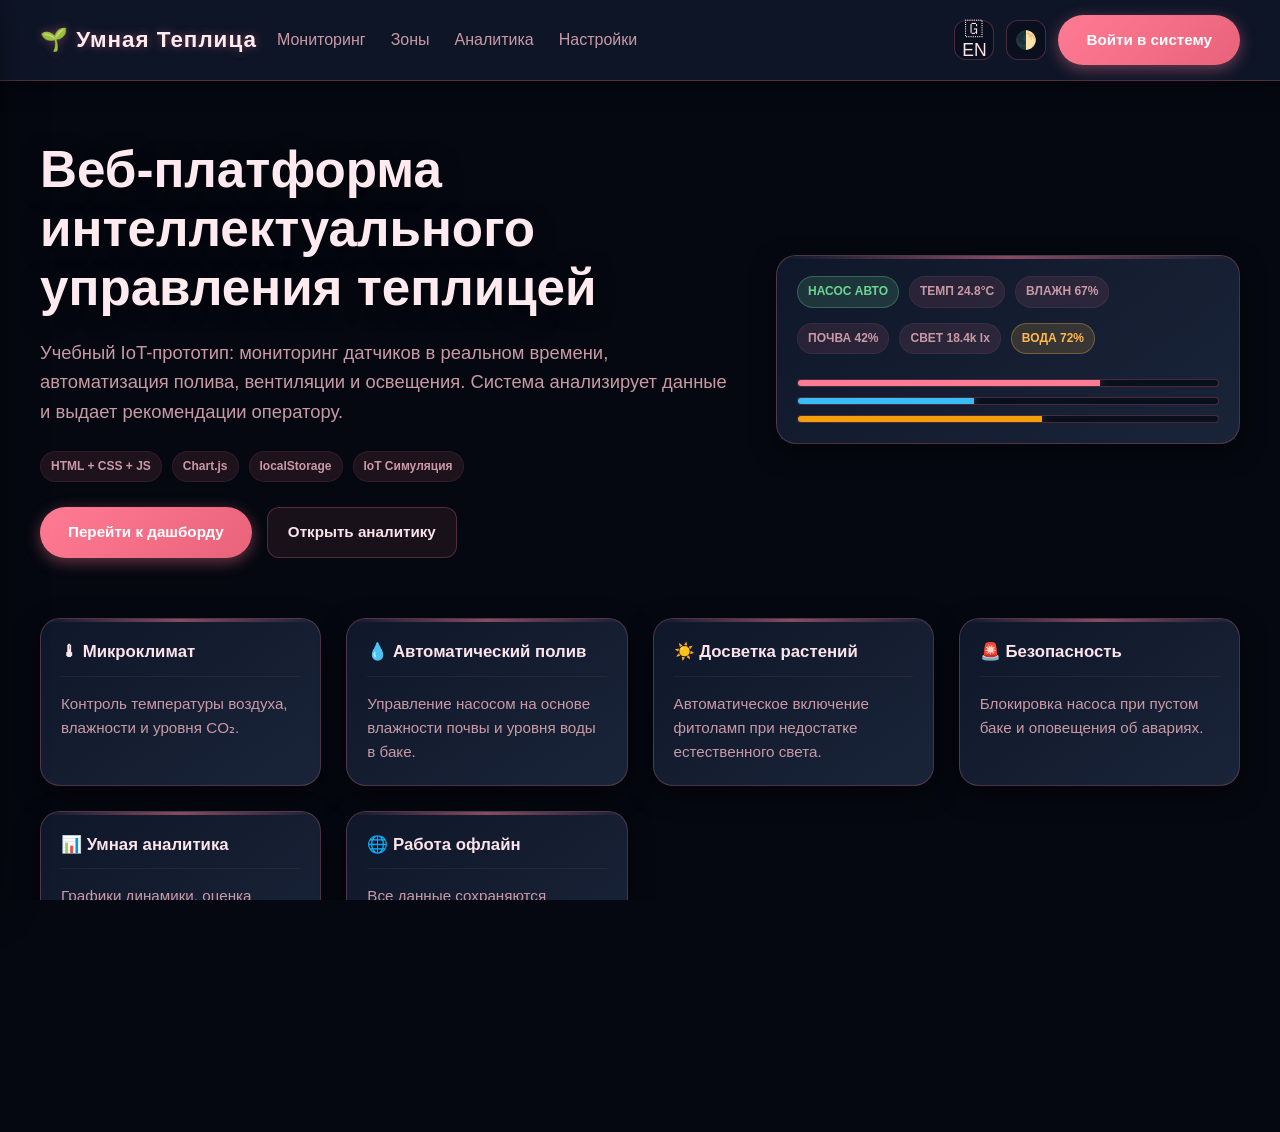
<file: index.html>
<!DOCTYPE html>
<html lang="ru" data-theme="dark">

<head>
    <meta charset="UTF-8" />
    <meta name="viewport" content="width=device-width, initial-scale=1.0" />
    <title>IoT Smart Greenhouse — Лабораторный проект</title>
    <link rel="stylesheet" href="assets/css/style.css" />
</head>

<body class="landing">

    <!-- Шапка -->
    <header class="landing-nav">
        <div class="brand">🌱 Умная Теплица</div>

        <nav class="landing-links desktop-only">
            <a href="dashboard.html">Мониторинг</a>
            <a href="zones.html">Зоны</a>
            <a href="analytics.html">Аналитика</a>
            <a href="settings.html">Настройки</a>
        </nav>

        <div class="topbar-actions">
            <!-- Кнопка Языка -->
            <button class="icon-btn lang-btn" id="langToggleBtn" title="Switch Language">🇷🇺 RU</button>

            <!-- Кнопка Темы -->
            <button class="icon-btn" id="themeToggleBtn" title="Сменить тему">🌓</button>

            <!-- Бургер -->
            <button class="icon-btn menu-btn" id="mobileMenuBtn" title="Меню">☰</button>

            <a class="btn primary" href="dashboard.html">Войти в систему</a>
        </div>
    </header>

    <!-- Мобильное выезжающее меню -->
    <div class="mobile-menu-overlay" id="mobileMenuOverlay"></div>
    <nav class="mobile-menu" id="mobileMenu">
        <div class="mobile-menu-header">
            <span class="brand">🌱 Меню</span>
            <button class="icon-btn close-btn" id="closeMobileMenu">×</button>
        </div>
        <ul class="mobile-nav-list">
            <li><a href="dashboard.html">📊 Мониторинг</a></li>
            <li><a href="zones.html">🌍 Зоны выращивания</a></li>
            <li><a href="sensors.html">🌡 Датчики</a></li>
            <li><a href="control.html">🎛 Управление</a></li>
            <li><a href="alerts.html">🚨 Оповещения</a></li>
            <li><a href="analytics.html">📈 Аналитика</a></li>
            <li><a href="settings.html">⚙️ Настройки</a></li>
            <!-- Язык в мобильном меню тоже продублируем -->
            <li style="margin-top:auto; padding:15px 20px;">
                <button class="btn small" id="mobileLangBtn" style="width:100%">🇷🇺 Русский / English</button>
            </li>
        </ul>
    </nav>

    <!-- Hero секция -->
    <section class="hero">
        <div>
            <h1 id="heroTitle">Веб-платформа интеллектуального управления теплицей</h1>
            <p id="heroDesc">
                Учебный IoT-прототип: мониторинг датчиков в реальном времени, автоматизация полива,
                вентиляции и освещения. Система анализирует данные и выдает рекомендации оператору.
            </p>
            <div class="hero-badges">
                <span class="chip">HTML + CSS + JS</span>
                <span class="chip">Chart.js</span>
                <span class="chip">localStorage</span>
                <span class="chip">IoT Симуляция</span>
            </div>
            <div class="hero-actions">
                <a class="btn primary" href="dashboard.html" id="heroBtnDash">Перейти к дашборду</a>
                <a class="btn" href="analytics.html" id="heroBtnAnal">Открыть аналитику</a>
            </div>
        </div>

        <div class="hero-preview card">
            <div class="preview-row">
                <span class="chip ok" id="prevPump">НАСОС АВТО</span>
                <span class="chip" id="prevTemp">ТЕМП 24.8°C</span>
                <span class="chip" id="prevRh">ВЛАЖН 67%</span>
            </div>
            <div class="preview-row">
                <span class="chip" id="prevSoil">ПОЧВА 42%</span>
                <span class="chip" id="prevLight">СВЕТ 18.4k lx</span>
                <span class="chip warning" id="prevWater">ВОДА 72%</span>
            </div>
            <div class="preview-bars">
                <div class="meter">
                    <div class="meter-fill" style="width:72%"></div>
                </div>
                <div class="meter">
                    <div class="meter-fill" style="width:42%; background:#38bdf8"></div>
                </div>
                <div class="meter">
                    <div class="meter-fill" style="width:58%; background:#f59e0b"></div>
                </div>
            </div>
        </div>
    </section>

    <!-- Преимущества -->
    <section class="features">
        <div class="card feature">
            <h3 id="featClimateTitle">🌡 Микроклимат</h3>
            <p id="featClimateDesc">Контроль температуры воздуха, влажности и уровня CO₂.</p>
        </div>
        <div class="card feature">
            <h3 id="featIrrigTitle">💧 Автоматический полив</h3>
            <p id="featIrrigDesc">Управление насосом на основе влажности почвы и уровня воды в баке.</p>
        </div>
        <div class="card feature">
            <h3 id="featLightTitle">☀️ Досветка растений</h3>
            <p id="featLightDesc">Автоматическое включение фитоламп при недостатке естественного света.</p>
        </div>
        <div class="card feature">
            <h3 id="featSafeTitle">🚨 Безопасность</h3>
            <p id="featSafeDesc">Блокировка насоса при пустом баке и оповещения об авариях.</p>
        </div>
        <div class="card feature">
            <h3 id="featAnaTitle">📊 Умная аналитика</h3>
            <p id="featAnaDesc">Графики динамики, оценка рисков и текстовые рекомендации агроному.</p>
        </div>
        <div class="card feature">
            <h3 id="featOffTitle">🌐 Работа офлайн</h3>
            <p id="featOffDesc">Все данные сохраняются локально в браузере (localStorage).</p>
        </div>
    </section>

    <footer class="landing-footer">
        <span id="footerText">IoT Smart Greenhouse · Учебный лабораторный проект · 2026</span>
    </footer>

    <script>
        document.addEventListener('DOMContentLoaded', () => {
            // --- ТЕМА ---
            const savedTheme = localStorage.getItem('gh_theme') || 'dark';
            document.documentElement.setAttribute('data-theme', savedTheme);

            document.getElementById('themeToggleBtn').addEventListener('click', () => {
                const current = document.documentElement.getAttribute('data-theme');
                const next = current === 'dark' ? 'light' : 'dark';
                document.documentElement.setAttribute('data-theme', next);
                localStorage.setItem('gh_theme', next);
            });

            // --- МОБИЛЬНОЕ МЕНЮ ---
            const mobileMenuBtn = document.getElementById('mobileMenuBtn');
            const closeMobileMenuBtn = document.getElementById('closeMobileMenu');
            const mobileMenu = document.getElementById('mobileMenu');
            const overlay = document.getElementById('mobileMenuOverlay');

            function toggleMenu(open) {
                if (!mobileMenu) return;
                if (open) {
                    mobileMenu.classList.add('open');
                    overlay.classList.add('active');
                    document.body.style.overflow = 'hidden';
                } else {
                    mobileMenu.classList.remove('open');
                    overlay.classList.remove('active');
                    document.body.style.overflow = '';
                }
            }

            mobileMenuBtn?.addEventListener('click', () => toggleMenu(true));
            closeMobileMenuBtn?.addEventListener('click', () => toggleMenu(false));
            overlay?.addEventListener('click', () => toggleMenu(false));

            // --- ЛОКАЛИЗАЦИЯ (ГЛОБАЛЬНАЯ ДЛЯ ЛЕНДИНГА) ---
            window.LANG_DATA = {
                ru: {
                    brand: "🌱 Умная Теплица",
                    navMonitor: "Мониторинг",
                    navZones: "Зоны",
                    navAnalytics: "Аналитика",
                    navSettings: "Настройки",
                    btnEnter: "Войти в систему",
                    heroTitle: "Веб-платформа интеллектуального управления теплицей",
                    heroDesc: "Учебный IoT-прототип: мониторинг датчиков в реальном времени, автоматизация полива, вентиляции и освещения. Система анализирует данные и выдает рекомендации оператору.",
                    heroBtnDash: "Перейти к дашборду",
                    heroBtnAnal: "Открыть аналитику",
                    featClimateTitle: "🌡 Микроклимат",
                    featClimateDesc: "Контроль температуры воздуха, влажности и уровня CO₂.",
                    featIrrigTitle: "💧 Автоматический полив",
                    featIrrigDesc: "Управление насосом на основе влажности почвы и уровня воды в баке.",
                    featLightTitle: "☀️ Досветка растений",
                    featLightDesc: "Автоматическое включение фитоламп при недостатке естественного света.",
                    featSafeTitle: "🚨 Безопасность",
                    featSafeDesc: "Блокировка насоса при пустом баке и оповещения об авариях.",
                    featAnaTitle: "📊 Умная аналитика",
                    featAnaDesc: "Графики динамики, оценка рисков и текстовые рекомендации агроному.",
                    featOffTitle: "🌐 Работа офлайн",
                    featOffDesc: "Все данные сохраняются локально в браузере (localStorage).",
                    footerText: "IoT Smart Greenhouse · Учебный лабораторный проект · 2026",
                    prevPump: "НАСОС АВТО", prevTemp: "ТЕМП 24.8°C", prevRh: "ВЛАЖН 67%",
                    prevSoil: "ПОЧВА 42%", prevLight: "СВЕТ 18.4k lx", prevWater: "ВОДА 72%"
                },
                en: {
                    brand: "🌱 Smart Greenhouse",
                    navMonitor: "Monitoring",
                    navZones: "Zones",
                    navAnalytics: "Analytics",
                    navSettings: "Settings",
                    btnEnter: "Enter System",
                    heroTitle: "Intelligent Greenhouse Management Web Platform",
                    heroDesc: "Educational IoT prototype: real-time sensor monitoring, automation of irrigation, ventilation and lighting. The system analyzes data and provides recommendations to the operator.",
                    heroBtnDash: "Go to Dashboard",
                    heroBtnAnal: "Open Analytics",
                    featClimateTitle: "🌡 Microclimate",
                    featClimateDesc: "Control of air temperature, humidity and CO₂ levels.",
                    featIrrigTitle: "💧 Automatic Irrigation",
                    featIrrigDesc: "Pump management based on soil moisture and water tank level.",
                    featLightTitle: "☀️ Plant Supplemental Lighting",
                    featLightDesc: "Automatic activation of grow lamps when natural light is insufficient.",
                    featSafeTitle: "🚨 Safety",
                    featSafeDesc: "Pump blocking when empty tank and accident alerts.",
                    featAnaTitle: "📊 Smart Analytics",
                    featAnaDesc: "Trend charts, risk assessment and textual recommendations for agronomist.",
                    featOffTitle: "🌐 Offline Work",
                    featOffDesc: "All data is stored locally in the browser (localStorage).",
                    footerText: "IoT Smart Greenhouse · Educational Lab Project · 2026",
                    prevPump: "PUMP AUTO", prevTemp: "TEMP 24.8°C", prevRh: "RH 67%",
                    prevSoil: "SOIL 42%", prevLight: "LIGHT 18.4k lx", prevWater: "WATER 72%"
                }
            };

            let currentLang = localStorage.getItem('gh_lang') || 'ru';

            function applyLandingLang(lang) {
                const t = window.LANG_DATA[lang];
                if (!t) return;

                document.querySelector('.brand').textContent = t.brand;
                document.querySelectorAll('.desktop-only a')[0].textContent = t.navMonitor;
                document.querySelectorAll('.desktop-only a')[1].textContent = t.navZones;
                document.querySelectorAll('.desktop-only a')[2].textContent = t.navAnalytics;
                document.querySelectorAll('.desktop-only a')[3].textContent = t.navSettings;
                document.querySelector('.btn.primary[href="dashboard.html"]').textContent = t.btnEnter;

                document.getElementById('heroTitle').textContent = t.heroTitle;
                document.getElementById('heroDesc').textContent = t.heroDesc;
                document.getElementById('heroBtnDash').textContent = t.heroBtnDash;
                document.getElementById('heroBtnAnal').textContent = t.heroBtnAnal;

                ['featClimate', 'featIrrig', 'featLight', 'featSafe', 'featAna', 'featOff'].forEach(k => {
                    const elT = document.getElementById(`${k}Title`);
                    const elD = document.getElementById(`${k}Desc`);
                    if (elT) elT.textContent = t[`${k}Title`];
                    if (elD) elD.textContent = t[`${k}Desc`];
                });

                document.getElementById('footerText').textContent = t.footerText;
                document.getElementById('prevPump').textContent = t.prevPump;
                document.getElementById('prevTemp').textContent = t.prevTemp;
                document.getElementById('prevRh').textContent = t.prevRh;
                document.getElementById('prevSoil').textContent = t.prevSoil;
                document.getElementById('prevLight').textContent = t.prevLight;
                document.getElementById('prevWater').textContent = t.prevWater;

                // Обновляем кнопку языка
                const langBtn = document.getElementById('langToggleBtn');
                if (langBtn) langBtn.innerHTML = lang === 'ru' ? '🇬 EN' : '🇷🇺 RU';
            }

            applyLandingLang(currentLang);

            const switchLang = () => {
                currentLang = currentLang === 'ru' ? 'en' : 'ru';
                localStorage.setItem('gh_lang', currentLang);
                applyLandingLang(currentLang);
            };

            document.getElementById('langToggleBtn')?.addEventListener('click', switchLang);
            document.getElementById('mobileLangBtn')?.addEventListener('click', switchLang);
        });
    </script>
</body>

</html>
</file>
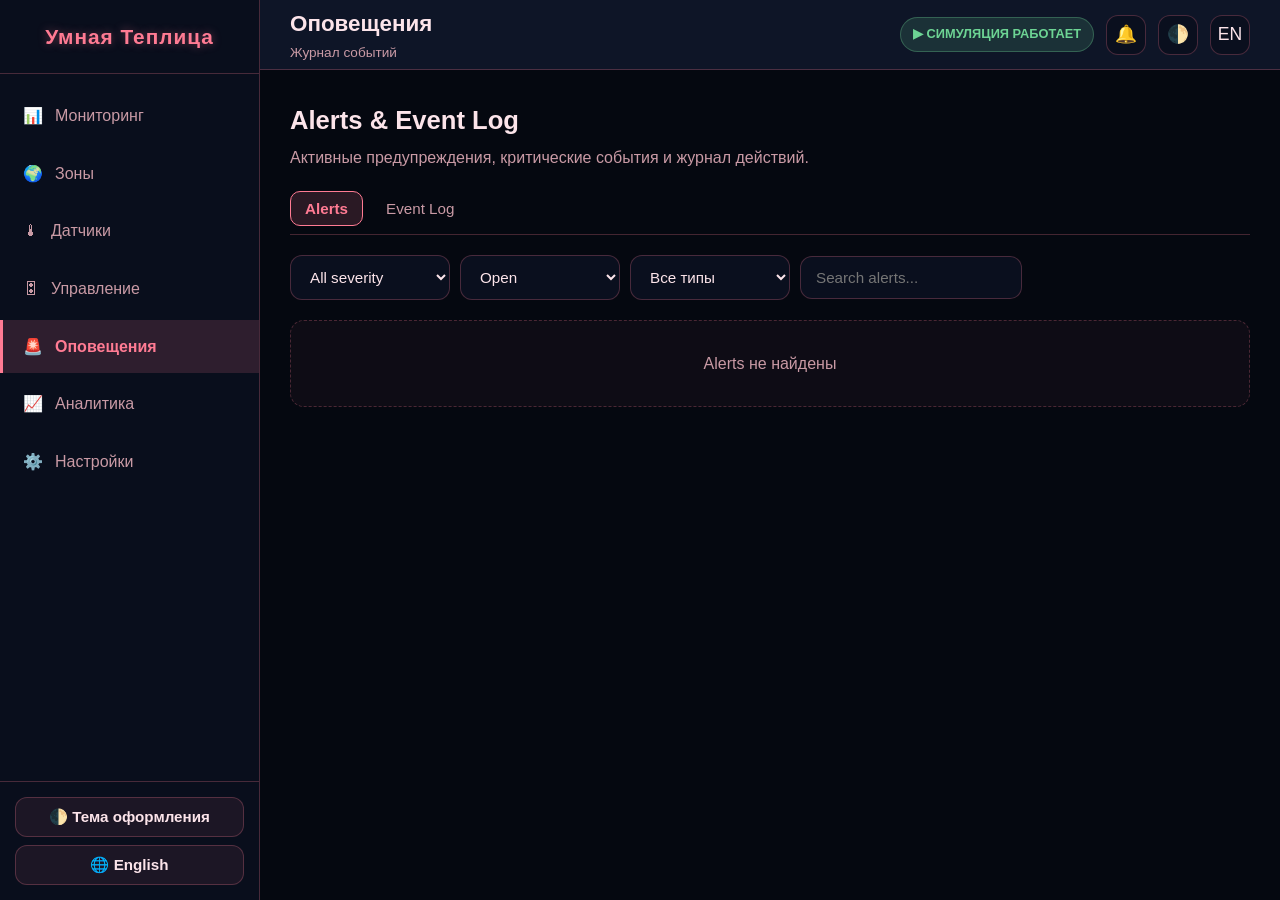
<file: alerts.html>
<!DOCTYPE html>
<html lang="ru" data-theme="dark">

<head>
    <meta charset="UTF-8" />
    <meta name="viewport" content="width=device-width, initial-scale=1.0" />
    <title>Alerts — IoT Smart Greenhouse</title>
    <link rel="stylesheet" href="assets/css/style.css" />
</head>

<body data-page="alerts">
    <div class="app">
        <button class="menu-backdrop" id="menuBackdrop" data-action="toggleMenu"></button>
        <aside class="sidebar" id="sidebar"></aside>
        <div class="main">
            <header class="topbar" id="topbar"></header>
            <main class="content" id="content"></main>
        </div>
    </div>

    <script src="assets/js/data.js"></script>
    <script src="assets/js/storage.js"></script>
    <script src="assets/js/simulator.js"></script>
    <script src="assets/js/automation.js"></script>
    <script src="assets/js/dashboard.js"></script>
    <script src="assets/js/alerts.js"></script>
    <script src="assets/js/analytics.js"></script>
</body>

</html>
</file>
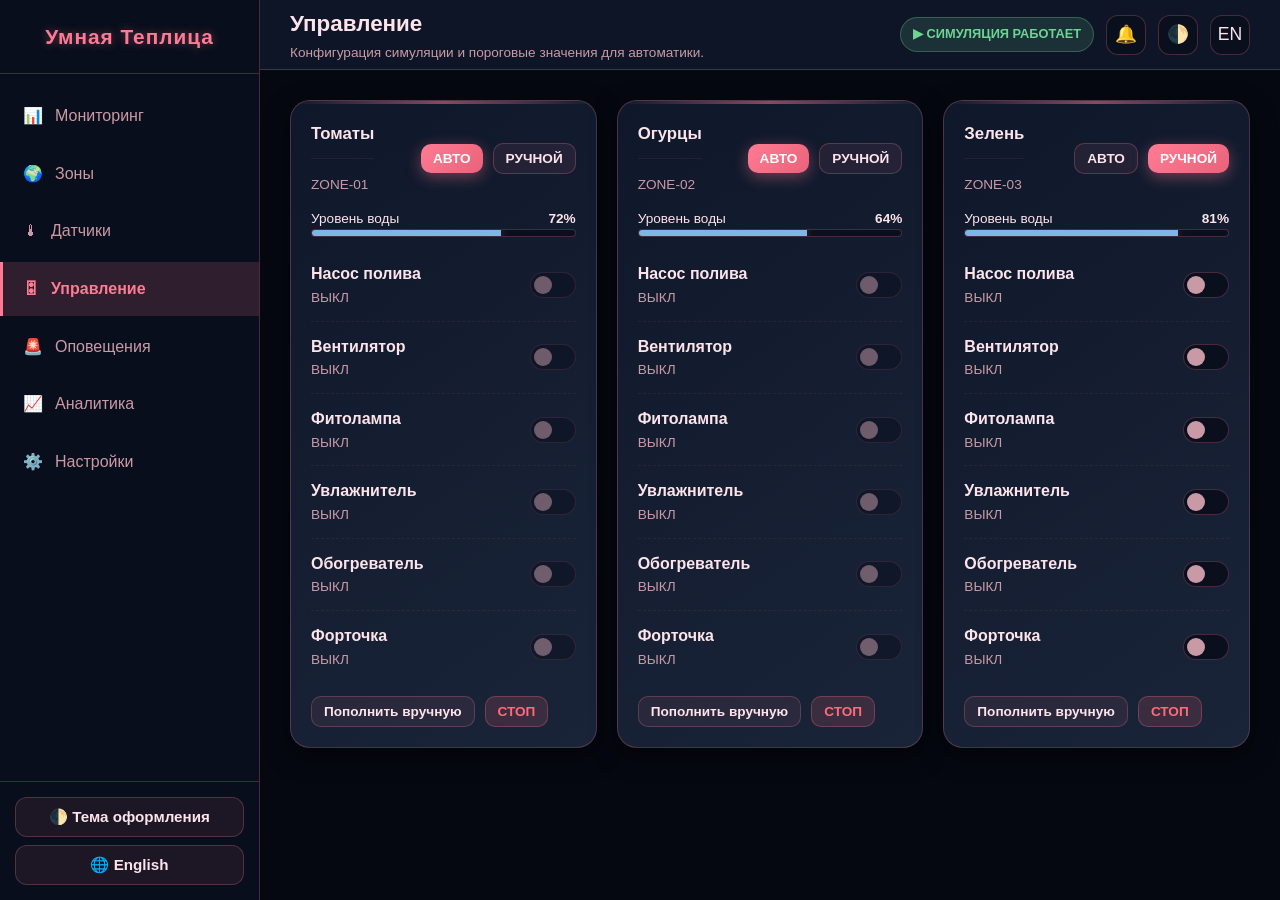
<file: control.html>
<!DOCTYPE html>
<html lang="ru" data-theme="dark">

<head>
    <meta charset="UTF-8" />
    <meta name="viewport" content="width=device-width, initial-scale=1.0" />
    <title>Control — IoT Smart Greenhouse</title>
    <link rel="stylesheet" href="assets/css/style.css" />
</head>

<body data-page="control">
    <div class="app">
        <button class="menu-backdrop" id="menuBackdrop" data-action="toggleMenu"></button>
        <aside class="sidebar" id="sidebar"></aside>
        <div class="main">
            <header class="topbar" id="topbar"></header>
            <main class="content" id="content"></main>
        </div>
    </div>

    <script src="assets/js/data.js"></script>
    <script src="assets/js/storage.js"></script>
    <script src="assets/js/simulator.js"></script>
    <script src="assets/js/automation.js"></script>
    <script src="assets/js/dashboard.js"></script>
    <script src="assets/js/alerts.js"></script>
    <script src="assets/js/analytics.js"></script>
</body>

</html>
</file>
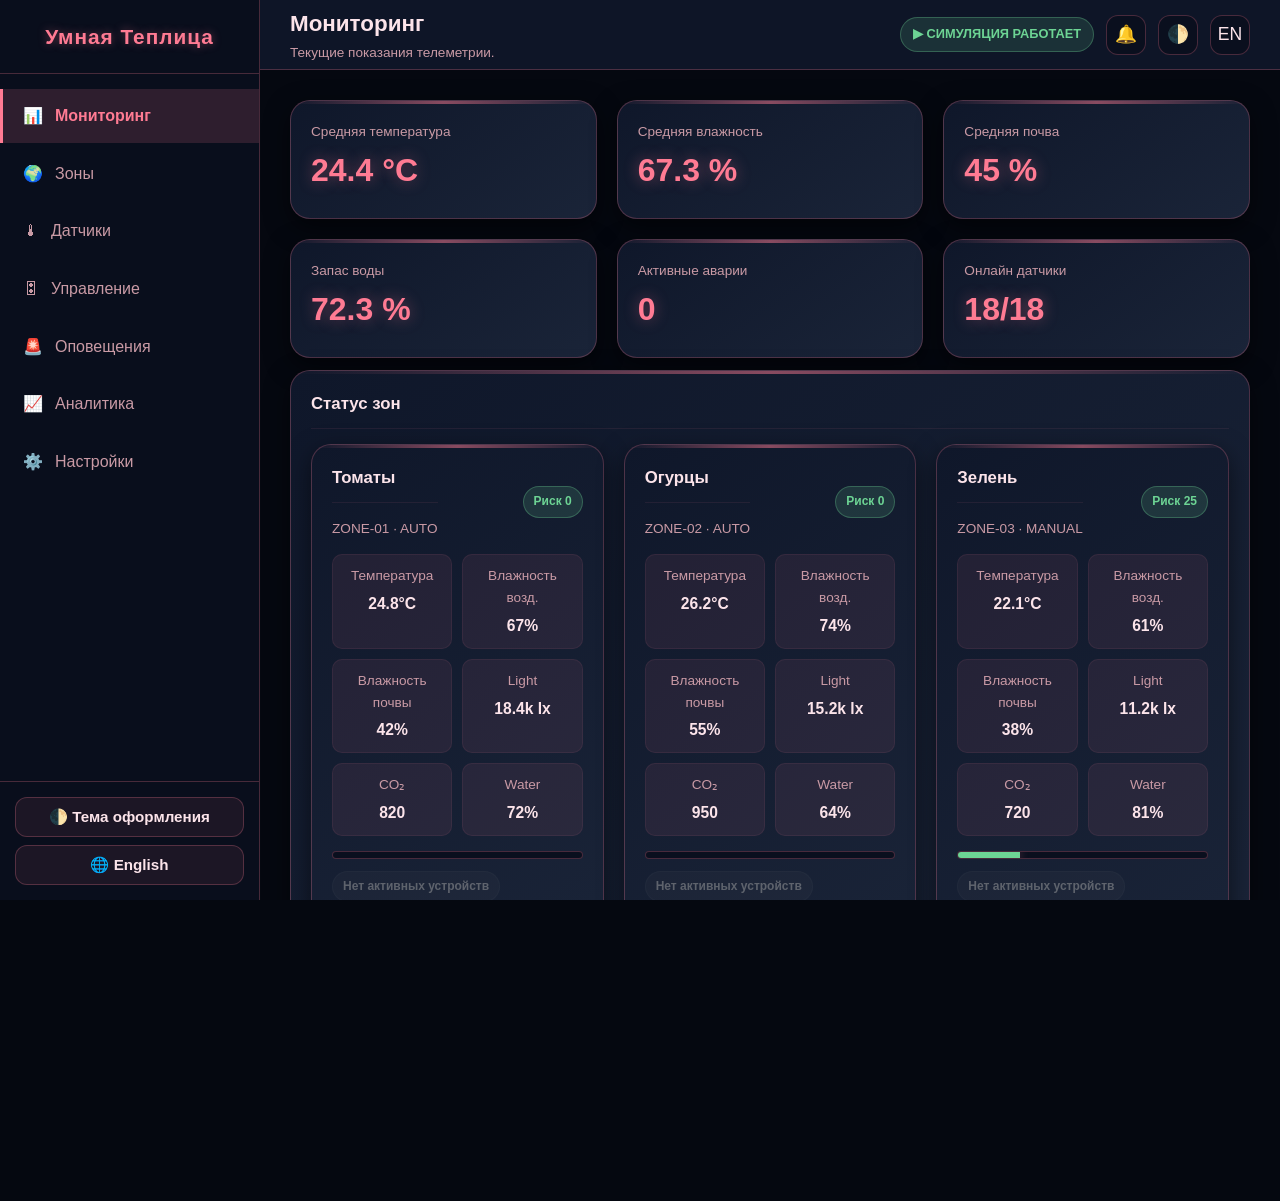
<file: dashboard.html>
<!DOCTYPE html>
<html lang="ru" data-theme="dark">

<head>
    <meta charset="UTF-8" />
    <meta name="viewport" content="width=device-width, initial-scale=1.0" />
    <title>Dashboard — IoT Smart Greenhouse</title>
    <link rel="stylesheet" href="assets/css/style.css" />
</head>

<body data-page="dashboard">
    <div class="app">
        <button class="menu-backdrop" id="menuBackdrop" data-action="toggleMenu"></button>
        <aside class="sidebar" id="sidebar"></aside>
        <div class="main">
            <header class="topbar" id="topbar"></header>
            <main class="content" id="content"></main>
        </div>
    </div>

    <script src="assets/js/data.js"></script>
    <script src="assets/js/storage.js"></script>
    <script src="assets/js/simulator.js"></script>
    <script src="assets/js/automation.js"></script>
    <script src="assets/js/dashboard.js"></script>
    <script src="assets/js/alerts.js"></script>
    <script src="assets/js/analytics.js"></script>
</body>

</html>
</file>
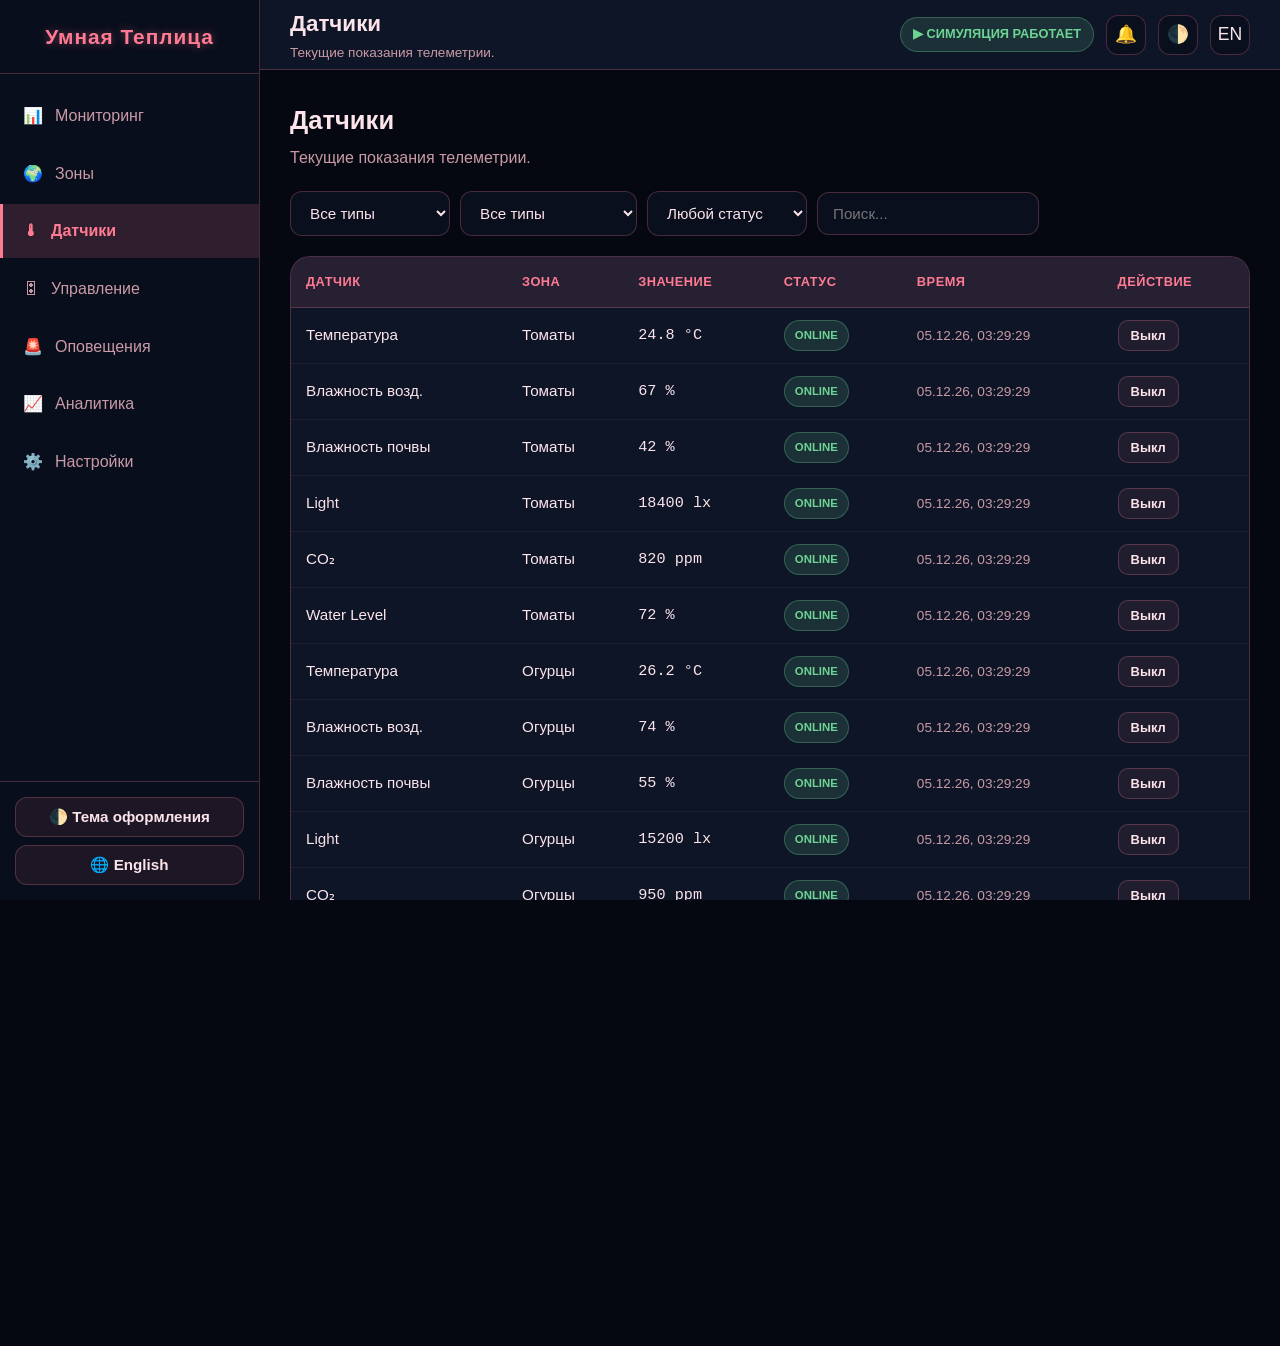
<file: sensors.html>
<!DOCTYPE html>
<html lang="ru" data-theme="dark">

<head>
    <meta charset="UTF-8" />
    <meta name="viewport" content="width=device-width, initial-scale=1.0" />
    <title>Sensors — IoT Smart Greenhouse</title>
    <link rel="stylesheet" href="assets/css/style.css" />
</head>

<body data-page="sensors">
    <div class="app">
        <button class="menu-backdrop" id="menuBackdrop" data-action="toggleMenu"></button>
        <aside class="sidebar" id="sidebar"></aside>
        <div class="main">
            <header class="topbar" id="topbar"></header>
            <main class="content" id="content"></main>
        </div>
    </div>

    <script src="assets/js/data.js"></script>
    <script src="assets/js/storage.js"></script>
    <script src="assets/js/simulator.js"></script>
    <script src="assets/js/automation.js"></script>
    <script src="assets/js/dashboard.js"></script>
    <script src="assets/js/alerts.js"></script>
    <script src="assets/js/analytics.js"></script>
</body>

</html>
</file>
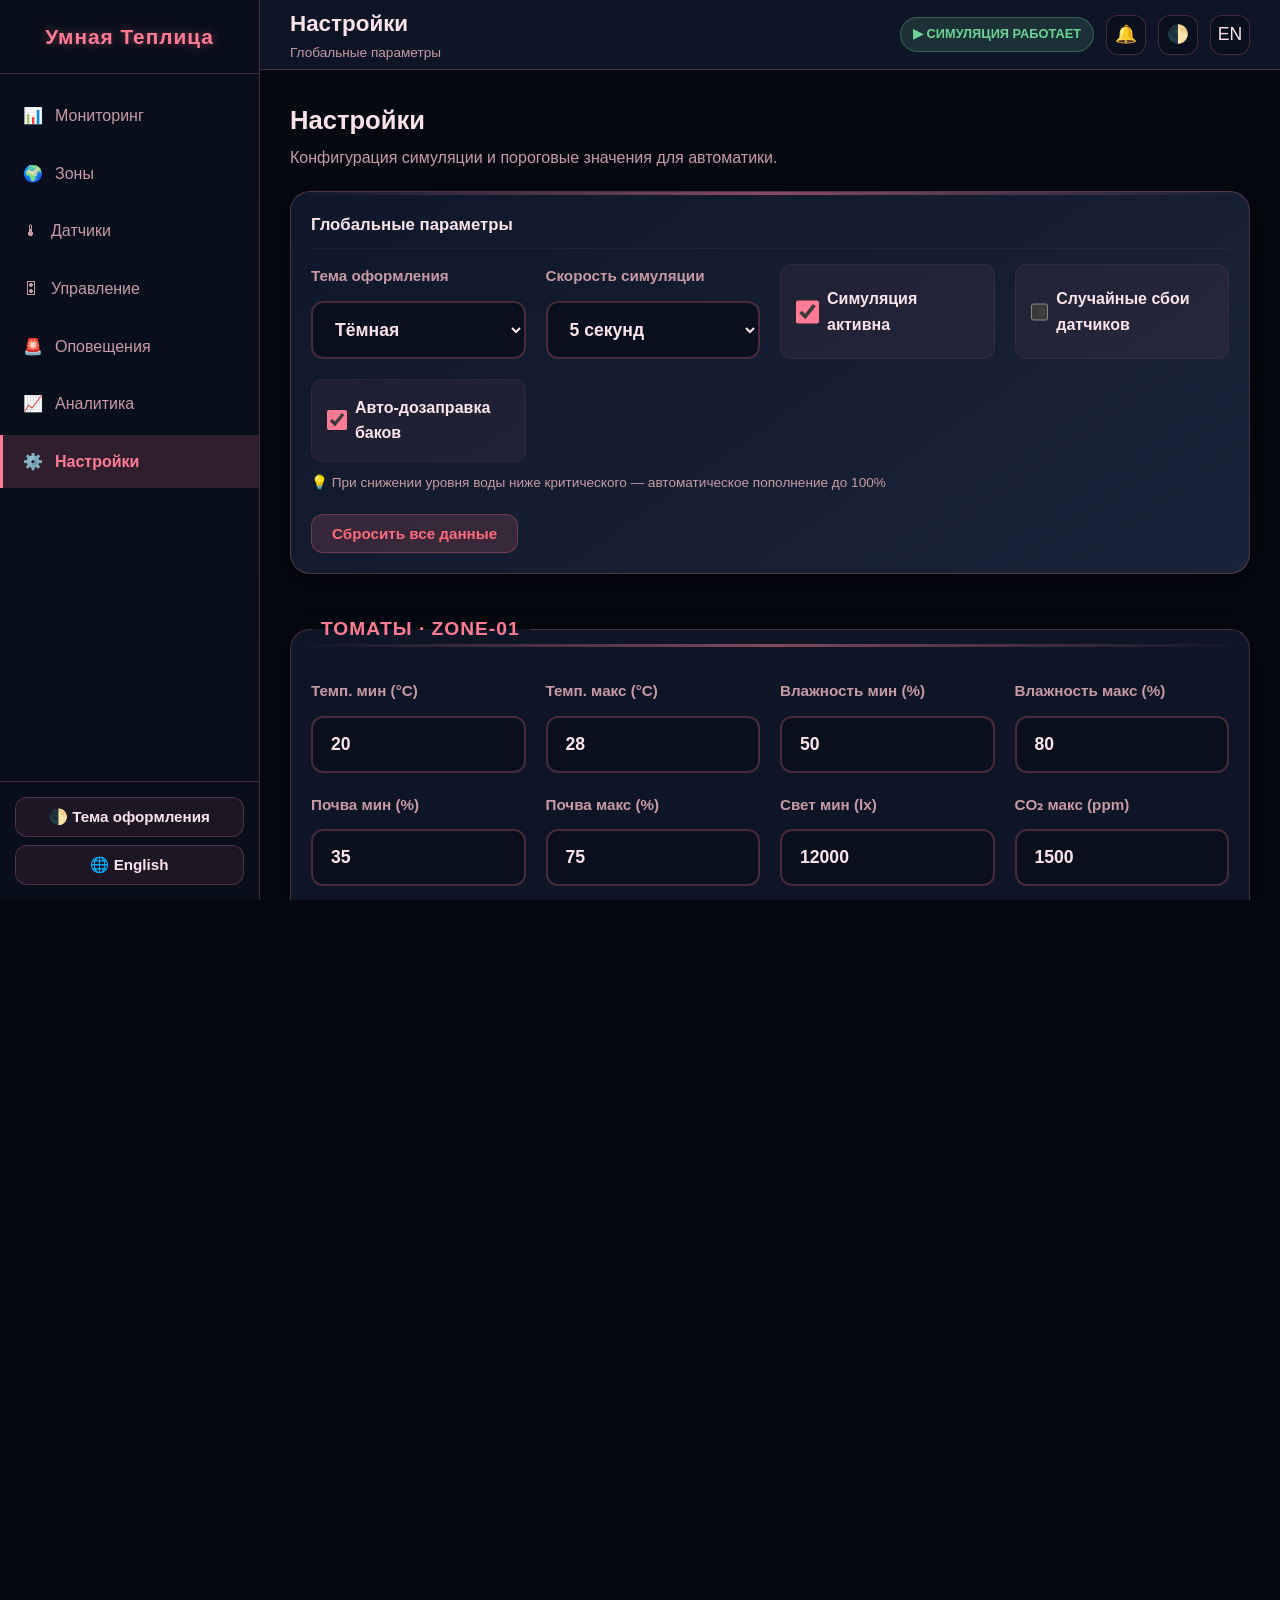
<file: settings.html>
<!DOCTYPE html>
<html lang="ru" data-theme="dark">

<head>
    <meta charset="UTF-8" />
    <meta name="viewport" content="width=device-width, initial-scale=1.0" />
    <title>Settings — IoT Smart Greenhouse</title>
    <link rel="stylesheet" href="assets/css/style.css" />
</head>

<body data-page="settings">
    <div class="app">
        <button class="menu-backdrop" id="menuBackdrop" data-action="toggleMenu"></button>
        <aside class="sidebar" id="sidebar"></aside>
        <div class="main">
            <header class="topbar" id="topbar"></header>
            <main class="content" id="content"></main>
        </div>
    </div>

    <script src="assets/js/data.js"></script>
    <script src="assets/js/storage.js"></script>
    <script src="assets/js/simulator.js"></script>
    <script src="assets/js/automation.js"></script>
    <script src="assets/js/dashboard.js"></script>
    <script src="assets/js/alerts.js"></script>
    <script src="assets/js/analytics.js"></script>
</body>

</html>
</file>
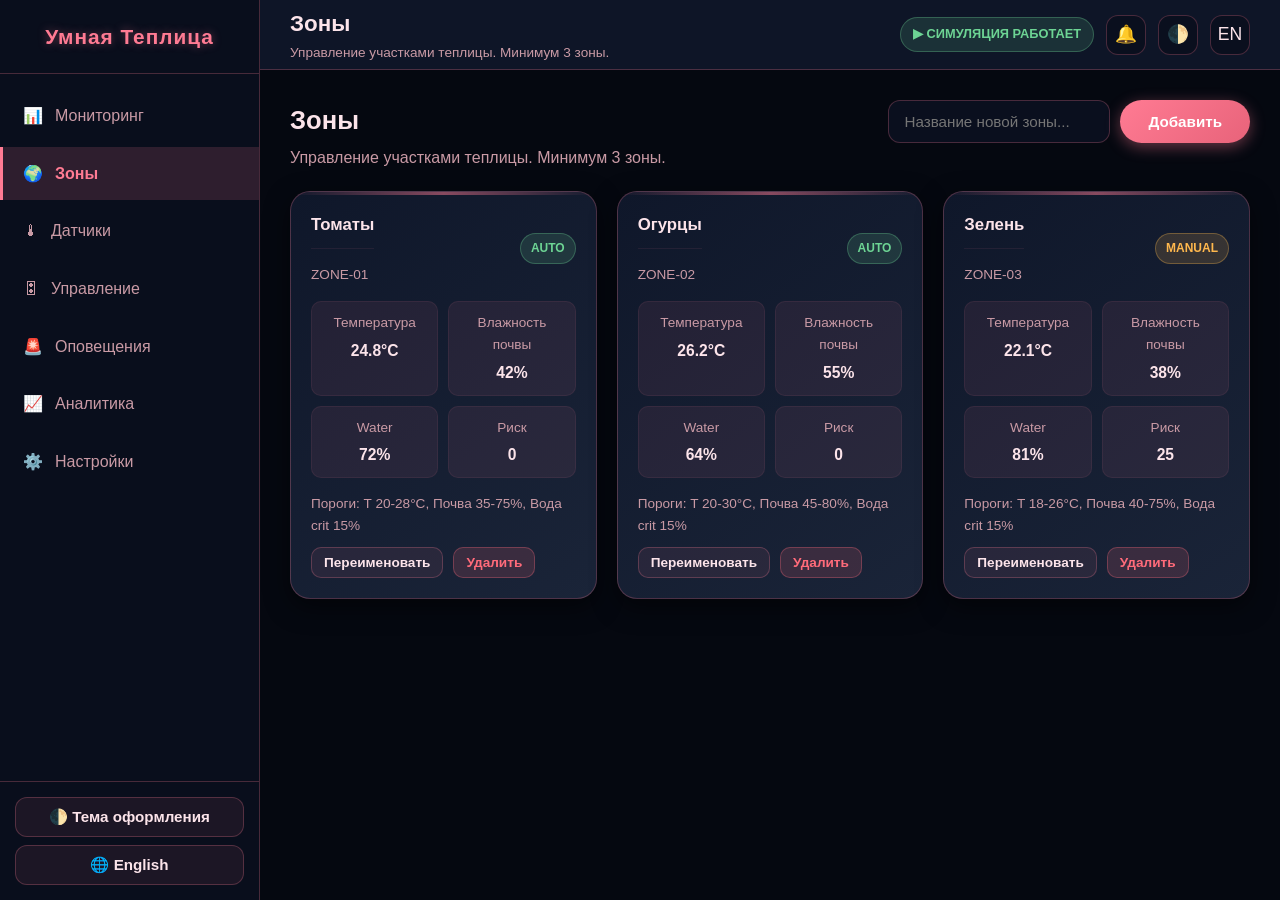
<file: zones.html>
<!DOCTYPE html>
<html lang="ru" data-theme="dark">

<head>
    <meta charset="UTF-8" />
    <meta name="viewport" content="width=device-width, initial-scale=1.0" />
    <title>Zones — IoT Smart Greenhouse</title>
    <link rel="stylesheet" href="assets/css/style.css" />
</head>

<body data-page="zones">
    <div class="app">
        <button class="menu-backdrop" id="menuBackdrop" data-action="toggleMenu"></button>
        <aside class="sidebar" id="sidebar"></aside>
        <div class="main">
            <header class="topbar" id="topbar"></header>
            <main class="content" id="content"></main>
        </div>
    </div>

    <script src="assets/js/data.js"></script>
    <script src="assets/js/storage.js"></script>
    <script src="assets/js/simulator.js"></script>
    <script src="assets/js/automation.js"></script>
    <script src="assets/js/dashboard.js"></script>
    <script src="assets/js/alerts.js"></script>
    <script src="assets/js/analytics.js"></script>
</body>

</html>
</file>
<file: assets/css/style.css>
/* ============================================================
   IOT SMART GREENHOUSE — ТЁМНАЯ ТЕМА С РОЗОВЫМИ АКЦЕНТАМИ
   Фон: чёрно-синий (#050810), Акценты: вишнёво-розовые
   ============================================================ */

/* ===== ТЁМНАЯ ТЕМА (по умолчанию) ===== */
:root,
[data-theme="dark"] {
    color-scheme: dark;

    --bg-main: #050810;
    --bg-panel: rgba(15, 23, 42, 0.95);
    --bg-card: linear-gradient(145deg, #0f172a 0%, #1a2438 100%);
    --bg-input: #0a0f1e;
    --bg-sidebar: rgba(10, 15, 30, 0.95);

    /* Розово-вишнёвые акценты Zero Two */
    --accent-primary: #ff7b93;
    --accent-hover: #e8637a;
    --accent-glow: rgba(255, 123, 147, 0.4);
    --accent-deep: #b83a52;

    --text-main: #fce4ea;
    --text-muted: #c99aa5;
    --text-dim: #9b7580;
    --text-heading: #ffeaf0;

    --border-color: rgba(255, 123, 147, 0.25);
    --border-light: rgba(255, 123, 147, 0.08);

    --success: #6dd494;
    --warning: #ffb84d;
    --danger: #ff6b7a;
    --info: #7bb8e8;

    --shadow-strong: 0 8px 25px rgba(0, 0, 0, 0.5);
    --shadow-hero: 0 15px 40px rgba(0, 0, 0, 0.6);
    --overlay-bg: rgba(10, 15, 30, 0.85);
}

/* ===== СВЕТЛАЯ ТЕМА (переключается кнопкой 🌓) ===== */
[data-theme="light"] {
    color-scheme: light;

    --bg-main: #fdf2f4;
    --bg-panel: rgba(255, 245, 247, 0.95);
    --bg-card: linear-gradient(145deg, #ffffff 0%, #fff5f7 100%);
    --bg-input: #ffffff;
    --bg-sidebar: rgba(255, 248, 250, 0.98);

    --accent-primary: #e8637a;
    --accent-hover: #d14d66;
    --accent-glow: rgba(232, 99, 122, 0.3);
    --accent-deep: #b83a52;

    --text-main: #4a2c35;
    --text-muted: #8b6b73;
    --text-dim: #b09ca3;
    --text-heading: #3d1f28;

    --border-color: rgba(232, 99, 122, 0.25);
    --border-light: rgba(232, 99, 122, 0.1);

    --success: #5cb87a;
    --warning: #e8a838;
    --danger: #d94f5c;
    --info: #5ba3d9;

    --shadow-strong: 0 8px 25px rgba(184, 58, 82, 0.12);
    --shadow-hero: 0 15px 40px rgba(184, 58, 82, 0.15);
    --overlay-bg: rgba(255, 245, 247, 0.85);
}

/* ===== БАЗОВЫЕ СТИЛИ ===== */
* {
    margin: 0;
    padding: 0;
    box-sizing: border-box;
}

html {
    scroll-behavior: smooth;
    overflow-x: hidden;
}

html,
body {
    height: 100%;
}

body {
    font-family: 'Segoe UI', Arial, sans-serif;
    background-color: var(--bg-main);
    color: var(--text-main);
    line-height: 1.6;
    overflow-x: hidden;
    transition: background-color 0.3s ease, color 0.3s ease;
}

a {
    color: inherit;
    text-decoration: none;
}

::-webkit-scrollbar {
    width: 8px;
    height: 8px;
}

::-webkit-scrollbar-track {
    background: var(--bg-main);
}

::-webkit-scrollbar-thumb {
    background: var(--accent-primary);
    border-radius: 4px;
}

::-webkit-scrollbar-thumb:hover {
    background: var(--accent-hover);
}

.hidden {
    display: none !important;
}

.small {
    font-size: 0.85em;
}

.muted {
    color: var(--text-muted);
}

.mono {
    font-family: ui-monospace, SFMono-Regular, Menlo, Consolas, monospace;
}


/* ############################################################
   ЧАСТЬ 1. ЛЕНДИНГ (только для index.html, класс .landing)
   ############################################################ */

body.landing {
    min-height: 100vh;
    display: flex;
    flex-direction: column;
}

.landing-nav {
    position: sticky;
    top: 0;
    z-index: 100;
    display: flex;
    justify-content: space-between;
    align-items: center;
    gap: 20px;
    padding: 15px 40px;
    background-color: var(--bg-panel);
    backdrop-filter: blur(10px);
    -webkit-backdrop-filter: blur(10px);
    border-bottom: 1px solid var(--border-color);
    box-shadow: 0 2px 20px rgba(0, 0, 0, 0.5);
}

.brand {
    font-size: 1.4em;
    font-weight: bold;
    letter-spacing: 1px;
    color: var(--text-heading);
    text-shadow: 0 0 10px var(--accent-glow);
}

.landing-links {
    display: flex;
    gap: 25px;
    align-items: center;
    flex-wrap: wrap;
}

.landing-links a:not(.btn):not(.icon-btn) {
    color: var(--text-muted);
    font-weight: 500;
    transition: color 0.3s;
    position: relative;
    padding: 8px 0;
}

.landing-links a:not(.btn):not(.icon-btn)::after {
    content: "";
    position: absolute;
    bottom: 0;
    left: 0;
    width: 0;
    height: 2px;
    background-color: var(--accent-primary);
    transition: width 0.3s;
}

.landing-links a:not(.btn):not(.icon-btn):hover {
    color: var(--accent-primary);
}

.landing-links a:not(.btn):not(.icon-btn):hover::after {
    width: 100%;
}

.hero {
    flex: 1;
    display: grid;
    grid-template-columns: 1.2fr 0.8fr;
    gap: 40px;
    align-items: center;
    padding: 60px 40px;
    max-width: 1300px;
    width: 100%;
    margin: 0 auto;
}

.hero h1 {
    font-size: clamp(2rem, 5vw, 3.2rem);
    line-height: 1.15;
    margin-bottom: 20px;
    color: var(--text-heading);
    text-shadow: 0 4px 20px rgba(0, 0, 0, 0.5);
}

[data-theme="light"] .hero h1 {
    text-shadow: none;
}

.hero p {
    color: var(--text-muted);
    font-size: 1.15em;
    margin-bottom: 25px;
    max-width: 760px;
}

.hero-badges {
    display: flex;
    gap: 10px;
    flex-wrap: wrap;
    margin-bottom: 25px;
}

.hero-actions {
    display: flex;
    gap: 15px;
    flex-wrap: wrap;
}

.hero-preview {
    background: var(--bg-card);
    border: 1px solid var(--border-color);
    border-radius: 20px;
    padding: 25px;
    box-shadow: var(--shadow-hero), inset 0 1px 0 rgba(255, 255, 255, 0.05);
    display: flex;
    flex-direction: column;
    gap: 15px;
    position: relative;
    overflow: hidden;
}

.hero-preview::before {
    content: '';
    position: absolute;
    top: 0;
    left: 0;
    right: 0;
    height: 3px;
    background: linear-gradient(90deg, transparent, var(--accent-primary), transparent);
    opacity: 0.7;
}

.preview-row {
    display: flex;
    gap: 10px;
    flex-wrap: wrap;
}

.preview-bars {
    display: flex;
    flex-direction: column;
    gap: 10px;
    margin-top: 10px;
}

.features {
    max-width: 1300px;
    width: 100%;
    margin: 0 auto 60px;
    padding: 0 40px;
    display: grid;
    grid-template-columns: repeat(auto-fit, minmax(260px, 1fr));
    gap: 25px;
}

.feature {
    background: var(--bg-card);
    border: 1px solid var(--border-color);
    border-top: 3px solid var(--accent-primary);
    border-radius: 15px;
    padding: 30px;
    box-shadow: var(--shadow-strong);
    transition: all 0.3s ease;
}

.feature:hover {
    transform: translateY(-8px);
    box-shadow: 0 15px 40px var(--accent-glow);
    border-color: var(--accent-primary);
}

.feature h3 {
    color: var(--text-heading);
    margin-bottom: 12px;
    font-size: 1.2em;
}

.feature p {
    color: var(--text-muted);
    font-size: 0.95em;
}

.landing-footer {
    background-color: var(--bg-main);
    color: var(--text-muted);
    text-align: center;
    padding: 35px 20px;
    border-top: 1px solid var(--border-color);
    font-size: 0.9em;
}


/* ############################################################
   ЧАСТЬ 2. ДАШБОРД (для всех внутренних страниц)
   ############################################################ */

.app {
    display: flex;
    min-height: 100vh;
}

.sidebar {
    position: fixed;
    top: 0;
    left: 0;
    bottom: 0;
    width: 260px;
    background: var(--bg-sidebar);
    backdrop-filter: blur(10px);
    -webkit-backdrop-filter: blur(10px);
    border-right: 1px solid var(--border-color);
    z-index: 100;
    display: flex;
    flex-direction: column;
    transition: transform 0.3s ease;
}

.sidebar-brand {
    padding: 20px;
    border-bottom: 1px solid var(--border-color);
    text-align: center;
}

.sidebar-brand a {
    font-size: 1.3em;
    font-weight: bold;
    color: var(--accent-primary);
    letter-spacing: 1px;
    text-shadow: 0 0 10px var(--accent-glow);
}

.nav {
    padding: 15px 0;
    flex: 1;
    overflow-y: auto;
    display: flex;
    flex-direction: column;
    gap: 4px;
}

.nav a {
    display: flex;
    align-items: center;
    gap: 12px;
    padding: 14px 20px;
    color: var(--text-muted);
    font-weight: 500;
    transition: all 0.3s ease;
    border-left: 3px solid transparent;
}

.nav a:hover {
    background: rgba(255, 123, 147, 0.1);
    color: var(--text-main);
    border-left-color: var(--accent-primary);
}

.nav a.active {
    background: rgba(255, 123, 147, 0.15);
    color: var(--accent-primary);
    border-left-color: var(--accent-primary);
    font-weight: 600;
}

.sidebar-footer {
    padding: 15px;
    border-top: 1px solid var(--border-color);
}

.main {
    margin-left: 260px;
    flex: 1;
    display: flex;
    flex-direction: column;
    min-height: 100vh;
}

.topbar {
    height: 70px;
    background: var(--bg-panel);
    backdrop-filter: blur(10px);
    border-bottom: 1px solid var(--border-color);
    display: flex;
    justify-content: space-between;
    align-items: center;
    padding: 0 30px;
    position: sticky;
    top: 0;
    z-index: 90;
    gap: 20px;
}

.topbar>div:first-of-type {
    flex-shrink: 0;
}

.topbar-title {
    font-size: 1.4em;
    font-weight: 600;
    color: var(--text-main);
    white-space: nowrap;
    overflow: hidden;
    text-overflow: ellipsis;
}

.topbar-sub {
    font-size: 0.85em;
    color: var(--text-muted);
}

.topbar-actions {
    display: flex;
    gap: 12px;
    align-items: center;
    margin-left: auto;
}

.content {
    padding: 30px;
    flex: 1;
    overflow-y: auto;
    display: flex;
    flex-direction: column;
    gap: 20px;
}

.menu-btn {
    display: none;
    background: transparent;
    border: none;
    color: var(--text-main);
    font-size: 1.5em;
    cursor: pointer;
    padding: 8px;
}

.menu-backdrop {
    display: none;
    position: fixed;
    inset: 0;
    background: rgba(0, 0, 0, 0.5);
    z-index: 99;
    border: none;
    cursor: pointer;
}

.menu-backdrop.show {
    display: block;
}


/* ############################################################
   ЧАСТЬ 3. ОБЩИЕ КОМПОНЕНТЫ
   ############################################################ */

.cards {
    display: grid;
    grid-template-columns: repeat(auto-fit, minmax(240px, 1fr));
    gap: 20px;
}

.grid-2 {
    grid-template-columns: repeat(auto-fit, minmax(320px, 1fr));
}

.card {
    background: var(--bg-card);
    border: 1px solid var(--border-color);
    border-radius: 20px;
    padding: 20px;
    box-shadow: var(--shadow-strong);
    transition: transform 0.3s ease, box-shadow 0.3s ease, border-color 0.3s ease;
    position: relative;
    overflow: hidden;
}

.card::before {
    content: '';
    position: absolute;
    top: 0;
    left: 0;
    right: 0;
    height: 3px;
    background: linear-gradient(90deg, transparent, var(--accent-primary), transparent);
    opacity: 0.5;
}

.card:hover {
    transform: translateY(-4px);
    box-shadow: 0 15px 35px var(--accent-glow);
    border-color: var(--accent-primary);
}

.card h3 {
    font-size: 1.05em;
    font-weight: 600;
    color: var(--text-main);
    margin-bottom: 15px;
    padding-bottom: 10px;
    border-bottom: 1px solid var(--border-light);
}

.kpi-value {
    font-size: 2em;
    font-weight: 700;
    color: var(--accent-primary);
    line-height: 1.1;
    margin: 10px 0;
    text-shadow: 0 0 15px var(--accent-glow);
}

.stack {
    display: flex;
    flex-direction: column;
    gap: 12px;
}

.row {
    display: flex;
    gap: 10px;
    flex-wrap: wrap;
    align-items: center;
}

.between {
    display: flex;
    justify-content: space-between;
    align-items: center;
    gap: 10px;
    flex-wrap: wrap;
}

.page-head {
    display: flex;
    justify-content: space-between;
    align-items: flex-start;
    gap: 16px;
    flex-wrap: wrap;
}

.page-head h1 {
    margin: 0 0 4px;
    font-size: 1.6em;
    color: var(--text-main);
}

.page-head p {
    margin: 0;
    color: var(--text-muted);
}

/* --- Чипы --- */
.chip {
    display: inline-flex;
    align-items: center;
    gap: 6px;
    padding: 5px 10px;
    border-radius: 999px;
    background: rgba(255, 123, 147, 0.1);
    border: 1px solid var(--border-light);
    font-size: 0.75em;
    font-weight: 600;
    color: var(--text-muted);
    white-space: nowrap;
}

[data-theme="light"] .chip {
    background: rgba(232, 99, 122, 0.08);
}

.chip.ok {
    background: rgba(109, 212, 148, 0.15);
    color: var(--success);
    border-color: rgba(109, 212, 148, 0.3);
}

.chip.warning {
    background: rgba(255, 184, 77, 0.15);
    color: var(--warning);
    border-color: rgba(255, 184, 77, 0.3);
}

.chip.critical {
    background: rgba(255, 107, 122, 0.15);
    color: var(--danger);
    border-color: rgba(255, 107, 122, 0.3);
}

.chip.info {
    background: rgba(123, 184, 232, 0.15);
    color: var(--info);
    border-color: rgba(123, 184, 232, 0.3);
}

.chip.offline {
    opacity: 0.5;
    filter: grayscale(1);
}

.pill {
    padding: 6px 12px;
    border-radius: 999px;
    background: rgba(255, 123, 147, 0.1);
    border: 1px solid var(--border-light);
    font-size: 0.8em;
    font-weight: 700;
    white-space: nowrap;
}

[data-theme="light"] .pill {
    background: rgba(232, 99, 122, 0.08);
}

.pill.ok {
    background: rgba(109, 212, 148, 0.15);
    color: var(--success);
    border-color: rgba(109, 212, 148, 0.3);
}

.pill.warn {
    background: rgba(255, 184, 77, 0.15);
    color: var(--warning);
    border-color: rgba(255, 184, 77, 0.3);
}

/* --- Иконки-кнопки --- */
.icon-btn {
    position: relative;
    width: 40px;
    height: 40px;
    border-radius: 12px;
    border: 1px solid var(--border-color);
    background: var(--bg-input);
    cursor: pointer;
    display: inline-flex;
    align-items: center;
    justify-content: center;
    color: var(--text-main);
    transition: all 0.3s;
    font-size: 1.1em;
}

.icon-btn:hover {
    border-color: var(--accent-primary);
    background: rgba(255, 123, 147, 0.1);
    transform: translateY(-1px);
}

.badge-dot {
    position: absolute;
    top: -5px;
    right: -5px;
    min-width: 18px;
    height: 18px;
    padding: 0 5px;
    border-radius: 999px;
    background: var(--danger);
    color: white;
    font-size: 11px;
    font-weight: 800;
    display: inline-flex;
    align-items: center;
    justify-content: center;
    box-shadow: 0 0 10px rgba(255, 107, 122, 0.5);
}

/* --- Метры --- */
.meter {
    height: 8px;
    border-radius: 999px;
    background: var(--bg-input);
    overflow: hidden;
    border: 1px solid var(--border-color);
}

[data-theme="light"] .meter {
    background: rgba(232, 99, 122, 0.1);
}

.meter-fill {
    height: 100%;
    width: 0%;
    background: var(--accent-primary);
    transition: width 0.4s ease;
    box-shadow: 0 0 10px var(--accent-glow);
}

/* --- Кнопки --- */
.btn {
    padding: 10px 20px;
    border-radius: 12px;
    font-weight: 600;
    cursor: pointer;
    transition: all 0.3s;
    border: 1px solid var(--border-color);
    display: inline-flex;
    align-items: center;
    justify-content: center;
    gap: 8px;
    font-size: 0.95em;
    color: var(--text-main);
    background: rgba(255, 123, 147, 0.08);
}

[data-theme="light"] .btn {
    background: rgba(232, 99, 122, 0.05);
}

.btn:hover {
    background: rgba(255, 123, 147, 0.15);
    border-color: var(--accent-primary);
    transform: translateY(-1px);
}

.btn.primary {
    background: linear-gradient(135deg, var(--accent-primary) 0%, var(--accent-hover) 100%);
    color: #fff;
    border: none;
    box-shadow: 0 4px 15px var(--accent-glow);
    padding: 13px 28px;
    border-radius: 50px;
}

.btn.primary:hover {
    transform: translateY(-2px);
    box-shadow: 0 6px 20px rgba(255, 123, 147, 0.5);
}

.btn.danger {
    background: rgba(255, 107, 122, 0.15);
    color: var(--danger);
    border: 1px solid rgba(255, 107, 122, 0.3);
}

.btn.danger:hover {
    background: rgba(255, 107, 122, 0.25);
    border-color: var(--danger);
}

.btn.small {
    padding: 7px 12px;
    font-size: 0.85em;
    border-radius: 10px;
}

/* --- Формы --- */
.input,
select,
textarea {
    width: 100%;
    padding: 12px 15px;
    background: var(--bg-input);
    border: 1px solid var(--border-color);
    border-radius: 12px;
    color: var(--text-main);
    font-family: inherit;
    font-size: 0.95em;
    transition: all 0.3s;
}

.input:focus,
select:focus,
textarea:focus {
    outline: none;
    border-color: var(--accent-primary);
    box-shadow: 0 0 0 3px rgba(255, 123, 147, 0.2);
}

.filters {
    display: flex;
    gap: 10px;
    flex-wrap: wrap;
    align-items: center;
}

.filters .input,
.filters select {
    min-width: 160px;
    width: auto;
}

.inline-form {
    display: flex;
    gap: 10px;
    flex-wrap: wrap;
    align-items: center;
}

.inline-form .input {
    flex: 1;
    min-width: 200px;
    width: auto;
}

.form-grid {
    display: grid;
    grid-template-columns: repeat(auto-fit, minmax(170px, 1fr));
    gap: 12px;
}

.field {
    display: flex;
    flex-direction: column;
    gap: 6px;
    font-size: 0.9em;
    color: var(--text-muted);
}

fieldset.card {
    border: 1px solid var(--border-color);
    padding: 20px;
}

fieldset.card legend {
    padding: 0 10px;
    color: var(--accent-primary);
    font-weight: 700;
}

/* --- Toggle Switch --- */
.switch {
    position: relative;
    display: inline-block;
    width: 46px;
    height: 26px;
    flex: 0 0 auto;
}

.switch input {
    opacity: 0;
    width: 0;
    height: 0;
}

.slider {
    position: absolute;
    cursor: pointer;
    inset: 0;
    background-color: var(--bg-input);
    border: 1px solid var(--border-color);
    transition: 0.4s;
    border-radius: 34px;
}

.slider:before {
    position: absolute;
    content: "";
    height: 18px;
    width: 18px;
    left: 3px;
    bottom: 3px;
    background-color: var(--text-muted);
    transition: 0.4s;
    border-radius: 50%;
}

input:checked+.slider {
    background-color: rgba(255, 123, 147, 0.2);
    border-color: var(--accent-primary);
}

input:checked+.slider:before {
    transform: translateX(20px);
    background-color: var(--accent-primary);
    box-shadow: 0 0 10px var(--accent-primary);
}

input:disabled+.slider {
    opacity: 0.5;
    cursor: not-allowed;
}

.control-item {
    display: flex;
    justify-content: space-between;
    align-items: center;
    gap: 10px;
    padding: 12px 0;
    border-bottom: 1px dashed var(--border-light);
}

.control-item:last-child {
    border-bottom: 0;
}

.safety-banner {
    margin-top: 12px;
    padding: 12px;
    border-radius: 12px;
    background: rgba(255, 107, 122, 0.12);
    border: 1px solid rgba(255, 107, 122, 0.35);
    color: var(--danger);
    font-weight: 700;
    font-size: 0.9em;
}

/* --- Zone sensors mini --- */
.zone-sensors {
    display: grid;
    grid-template-columns: repeat(auto-fit, minmax(100px, 1fr));
    gap: 10px;
    margin: 15px 0;
}

.zone-sensor {
    text-align: center;
    padding: 10px;
    background: rgba(255, 123, 147, 0.08);
    border-radius: 10px;
    border: 1px solid var(--border-light);
    font-size: 0.85em;
    color: var(--text-muted);
}

[data-theme="light"] .zone-sensor {
    background: rgba(232, 99, 122, 0.06);
}

.zone-sensor b {
    display: block;
    font-size: 1.15em;
    font-weight: 600;
    color: var(--text-main);
    margin-top: 4px;
}

.actuator-chips {
    display: flex;
    gap: 8px;
    flex-wrap: wrap;
    margin-top: 12px;
}

/* --- Таблицы --- */
.table-wrap {
    overflow: auto;
    border: 1px solid var(--border-color);
    border-radius: 20px;
    background: var(--bg-panel);
}

table {
    width: 100%;
    border-collapse: collapse;
    min-width: 760px;
}

thead {
    background: rgba(255, 123, 147, 0.1);
}

th {
    padding: 15px;
    text-align: left;
    font-size: 0.8em;
    text-transform: uppercase;
    letter-spacing: 0.5px;
    color: var(--accent-primary);
    font-weight: 700;
    border-bottom: 1px solid var(--border-color);
}

td {
    padding: 12px 15px;
    border-bottom: 1px solid var(--border-light);
    font-size: 0.95em;
    color: var(--text-main);
}

tr:last-child td {
    border-bottom: none;
}

tr:hover td {
    background: rgba(255, 123, 147, 0.05);
}

/* --- Alerts & Events --- */
.alert-item,
.event-item {
    padding: 14px;
    background: rgba(255, 123, 147, 0.06);
    border-radius: 14px;
    border: 1px solid var(--border-light);
    border-left: 4px solid var(--border-color);
    display: flex;
    justify-content: space-between;
    align-items: flex-start;
    gap: 15px;
    transition: all 0.3s;
}

[data-theme="light"] .alert-item,
[data-theme="light"] .event-item {
    background: rgba(232, 99, 122, 0.05);
}

.alert-item.warning,
.event-item.warning {
    border-left-color: var(--warning);
    background: rgba(255, 184, 77, 0.08);
}

.alert-item.critical,
.event-item.critical {
    border-left-color: var(--danger);
    background: rgba(255, 107, 122, 0.08);
}

.alert-item.ok,
.event-item.ok {
    border-left-color: var(--success);
}

.alert-title {
    font-weight: 700;
    margin-bottom: 4px;
    color: var(--text-main);
}

.empty {
    padding: 30px;
    text-align: center;
    color: var(--text-muted);
    border: 1px dashed var(--border-color);
    border-radius: 14px;
    background: rgba(255, 123, 147, 0.04);
}

[data-theme="light"] .empty {
    background: rgba(232, 99, 122, 0.04);
}

/* --- Tabs --- */
.tabs {
    display: flex;
    gap: 8px;
    border-bottom: 1px solid var(--border-color);
    padding-bottom: 8px;
    flex-wrap: wrap;
}

.tab {
    padding: 8px 14px;
    border-radius: 10px;
    background: transparent;
    border: 1px solid transparent;
    cursor: pointer;
    color: var(--text-muted);
    font-weight: 500;
    transition: all 0.3s;
    font-family: inherit;
    font-size: 0.95em;
}

.tab:hover {
    background: rgba(255, 123, 147, 0.08);
    color: var(--text-main);
}

.tab.active {
    background: rgba(255, 123, 147, 0.15);
    border-color: var(--accent-primary);
    color: var(--accent-primary);
    font-weight: 700;
}

/* --- Charts --- */
.chart-box {
    position: relative;
    height: 280px;
    width: 100%;
}


/* ############################################################
   ЧАСТЬ 4. МОБИЛЬНОЕ МЕНЮ
   ############################################################ */

.mobile-menu {
    position: fixed;
    top: 0;
    left: -300px;
    width: 280px;
    height: 100vh;
    background: var(--bg-sidebar);
    backdrop-filter: blur(10px);
    border-right: 1px solid var(--border-color);
    box-shadow: 10px 0 40px rgba(0, 0, 0, 0.6);
    z-index: 999;
    display: flex;
    flex-direction: column;
    transition: left 0.35s cubic-bezier(0.4, 0, 0.2, 1);
    overflow-y: auto;
}

.mobile-menu.open {
    left: 0;
}

.mobile-menu-overlay {
    position: fixed;
    inset: 0;
    background: rgba(0, 0, 0, 0.6);
    z-index: 998;
    opacity: 0;
    pointer-events: none;
    transition: opacity 0.3s ease;
}

.mobile-menu-overlay.active {
    opacity: 1;
    pointer-events: auto;
}

.mobile-menu-header {
    padding: 20px;
    border-bottom: 1px solid var(--border-color);
    display: flex;
    justify-content: space-between;
    align-items: center;
}

.close-btn {
    font-size: 1.5em;
    padding: 5px 10px;
    line-height: 1;
}

.mobile-nav-list {
    list-style: none;
    padding: 15px 0;
    margin: 0;
    flex: 1;
}

.mobile-nav-list li {
    margin: 0;
}

.mobile-nav-list a {
    display: block;
    padding: 14px 20px;
    color: var(--text-muted);
    text-decoration: none;
    font-weight: 500;
    transition: all 0.3s;
    border-left: 3px solid transparent;
}

.mobile-nav-list a:hover {
    background: rgba(255, 123, 147, 0.1);
    color: var(--text-main);
    border-left-color: var(--accent-primary);
}

.mobile-nav-list a.active {
    background: rgba(255, 123, 147, 0.15);
    color: var(--accent-primary);
    border-left-color: var(--accent-primary);
    font-weight: 600;
}

@media (max-width: 768px) {
    .menu-btn {
        display: inline-flex !important;
    }

    .desktop-only {
        display: none !important;
    }
}


/* ############################################################
   ЧАСТЬ 5. КРУПНЫЕ ПОЛЯ НАСТРОЕК
   ############################################################ */

.global-settings-card {
    margin-bottom: 20px;
}

.settings-fieldset {
    border: 1px solid var(--border-color);
    padding: 25px;
    background: var(--bg-panel);
    border-radius: 20px;
}

.settings-fieldset legend {
    font-size: 1.2em;
    font-weight: 700;
    color: var(--accent-primary);
    padding: 0 15px;
    text-transform: uppercase;
    letter-spacing: 1px;
}

.form-grid-large {
    display: grid;
    grid-template-columns: repeat(auto-fit, minmax(200px, 1fr));
    gap: 20px;
    margin-top: 15px;
}

.field-big {
    display: flex;
    flex-direction: column;
    gap: 8px;
}

.field-big span {
    font-size: 0.95em;
    color: var(--text-muted);
    font-weight: 600;
    margin-bottom: 4px;
}

.input-big {
    width: 100%;
    padding: 16px 18px !important;
    font-size: 1.1em !important;
    font-weight: 700 !important;
    background: var(--bg-input);
    border: 2px solid var(--border-color);
    border-radius: 12px;
    color: var(--text-main);
    transition: all 0.3s ease;
}

.input-big:focus {
    outline: none;
    border-color: var(--accent-primary);
    box-shadow: 0 0 0 4px rgba(255, 123, 147, 0.2);
    transform: translateY(-1px);
}

.checkbox-field {
    flex-direction: row;
    align-items: center;
    justify-content: space-between;
    padding: 15px;
    background: rgba(255, 123, 147, 0.06);
    border-radius: 12px;
    border: 1px solid var(--border-light);
}

[data-theme="light"] .checkbox-field {
    background: rgba(232, 99, 122, 0.05);
}

.checkbox-field input[type="checkbox"] {
    width: 24px;
    height: 24px;
    cursor: pointer;
    accent-color: var(--accent-primary);
}

.checkbox-field span {
    margin: 0;
    font-size: 1em;
    color: var(--text-main);
}

@media (max-width: 600px) {
    .form-grid-large {
        grid-template-columns: 1fr;
    }

    .input-big {
        font-size: 1em !important;
        padding: 14px !important;
    }
}


/* ############################################################
   ЧАСТЬ 6. МОБИЛЬНОЕ ПОВЕДЕНИЕ САЙДБАРА
   ############################################################ */

@media (max-width: 992px) {
    .sidebar {
        transform: translateX(-100%);
        box-shadow: none;
    }

    .sidebar.open {
        transform: translateX(0);
        box-shadow: 10px 0 40px rgba(0, 0, 0, 0.6);
    }

    .main {
        margin-left: 0;
    }

    .menu-btn {
        display: inline-flex !important;
    }

    .menu-backdrop {
        display: block;
        opacity: 0;
        pointer-events: none;
        transition: opacity 0.3s ease;
    }

    .menu-backdrop.show {
        opacity: 1;
        pointer-events: auto;
    }
}

@media (min-width: 993px) {
    .menu-btn {
        display: none !important;
    }

    .menu-backdrop {
        display: none !important;
    }

    .sidebar {
        transform: translateX(0) !important;
        box-shadow: none !important;
    }
}


/* ############################################################
   ЧАСТЬ 7. АДАПТИВНОСТЬ ОСНОВНАЯ
   ############################################################ */

@media (max-width: 992px) {
    .hero {
        grid-template-columns: 1fr;
        padding: 40px 20px;
    }

    .features {
        padding: 0 20px;
    }
}

@media (max-width: 768px) {
    .landing-nav {
        padding: 15px 20px;
        flex-wrap: wrap;
    }

    .landing-links {
        gap: 12px;
        width: 100%;
        justify-content: flex-start;
    }

    .landing-links a:not(.btn):not(.icon-btn) {
        display: none;
    }

    .brand {
        font-size: 1.15em;
    }

    .hero {
        padding: 30px 20px;
    }

    .hero h1 {
        font-size: 2em;
    }

    .hero p {
        font-size: 1em;
    }

    .hero-actions {
        flex-direction: column;
        align-items: stretch;
    }

    .hero-actions .btn {
        width: 100%;
    }

    .features {
        grid-template-columns: 1fr;
        padding: 0 15px;
        gap: 15px;
    }

    .feature {
        padding: 20px;
    }

    .content {
        padding: 15px;
    }

    .cards,
    .grid-2 {
        grid-template-columns: 1fr;
    }

    .topbar {
        padding: 0 15px;
        height: 60px;
    }

    .page-head h1 {
        font-size: 1.3em;
    }

    table {
        font-size: 0.85em;
    }

    th,
    td {
        padding: 10px 8px;
    }
}

@media (max-width: 390px) {
    .chip {
        font-size: 0.7em;
        padding: 5px 9px;
    }

    .content {
        gap: 12px;
        padding: 12px;
    }

    .filters .input,
    .filters select {
        min-width: 100%;
        width: 100%;
    }

    .inline-form .input {
        min-width: 100%;
    }

    .topbar-actions .pill {
        display: none;
    }

    .kpi-value {
        font-size: 1.6em;
    }
}
</file>
